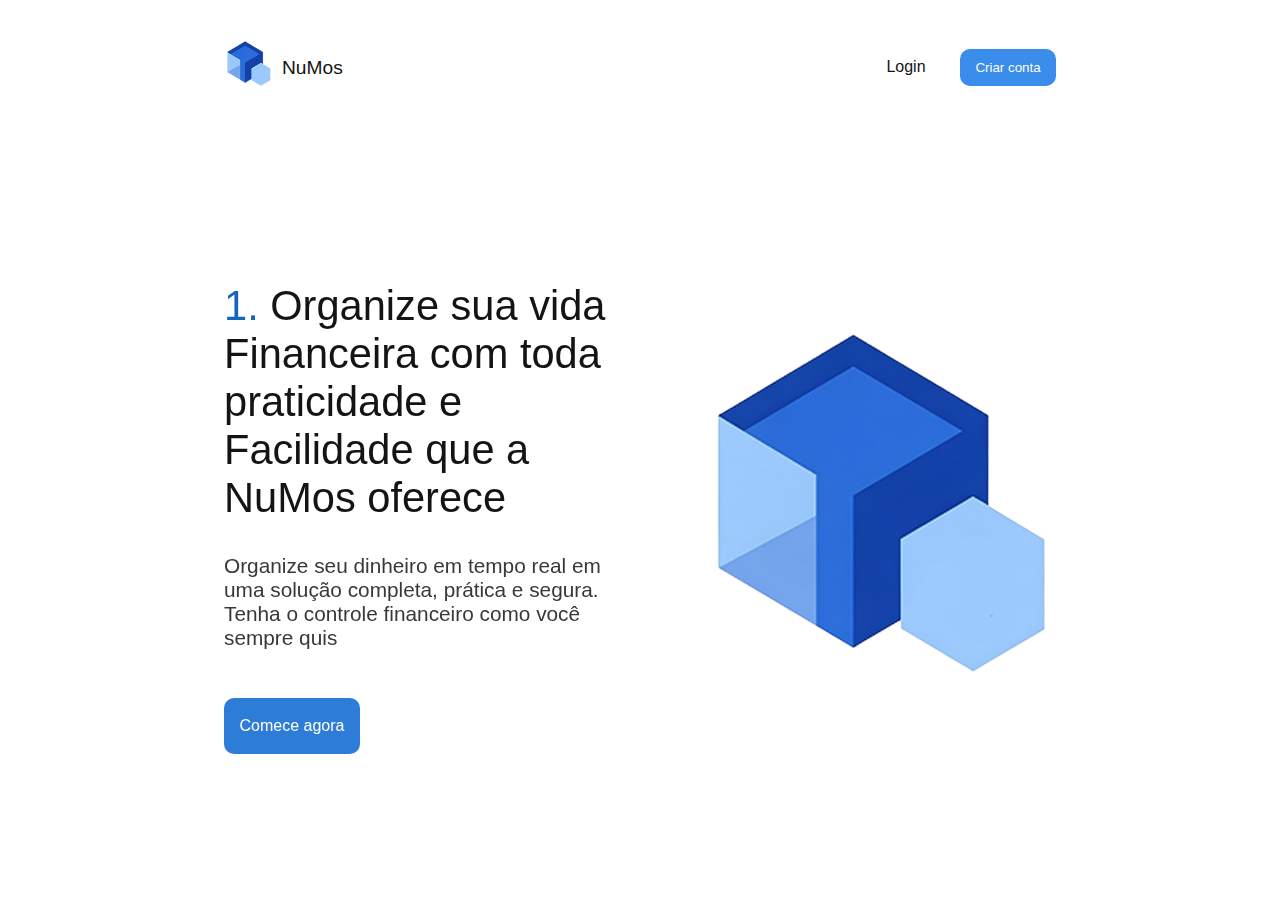
<file: index.html>
<!DOCTYPE html>
<html lang="pt-br">
<head>
    <meta charset="UTF-8">
    <meta name="viewport" content="width=device-width, initial-scale=1.0">
    <link rel="stylesheet" href="Css/home.css">
    <link rel="icon" href="components/img/logo-menu.png"> 
    <link href="https://unpkg.com/aos@2.3.1/dist/aos.css" rel="stylesheet">
    <script src="https://unpkg.com/aos@2.3.1/dist/aos.js"></script>
    <title>Numos</title>
</head>
<body>

    <div class="main">
    <div class="nav" >

        <div class="logo">
            <a href=""><img src="components/img/logo-menu.png" alt="Logo-Numos" id="logo"></a>
            <p>NuMos</p>
        </div>
        <div class="links">
            <div class="buttons">
                <a href="pages/Login/index.html" target="_blank" class="buttonLogin">Login</a>
                <a href="pages/CreateAcount/index.html" target="_blank"><button id="ButtonAcount">Criar conta</button></a>
                
            </div>
        </div>
    </div>

    <div class="homePage">


        <div class="descricao">
            <div class="txtDescricao" data-aos="fade-up">
                <p id="desc1"><span>1. </span>Organize sua vida Financeira com toda praticidade e Facilidade que a NuMos oferece</p></p>
                <p id="descricao2">Organize seu dinheiro em tempo real em uma solução completa, prática e segura. Tenha o controle financeiro como você sempre quis</p>

                <div class="buttonStart">
                    <a href="pages/Login/index.html"> <button id="start">Comece agora</button></a>
                    
                
                </div>
            </div>
           
           
        </div>



        <div class="imgHome" data-aos="fade-left">
            <img src="components/img/img-home.png" alt="" id="homeImg">
        </div>
    </div>

    

    </div>
    <script>
        AOS.init();
      </script>
</body>
</html>
</file>
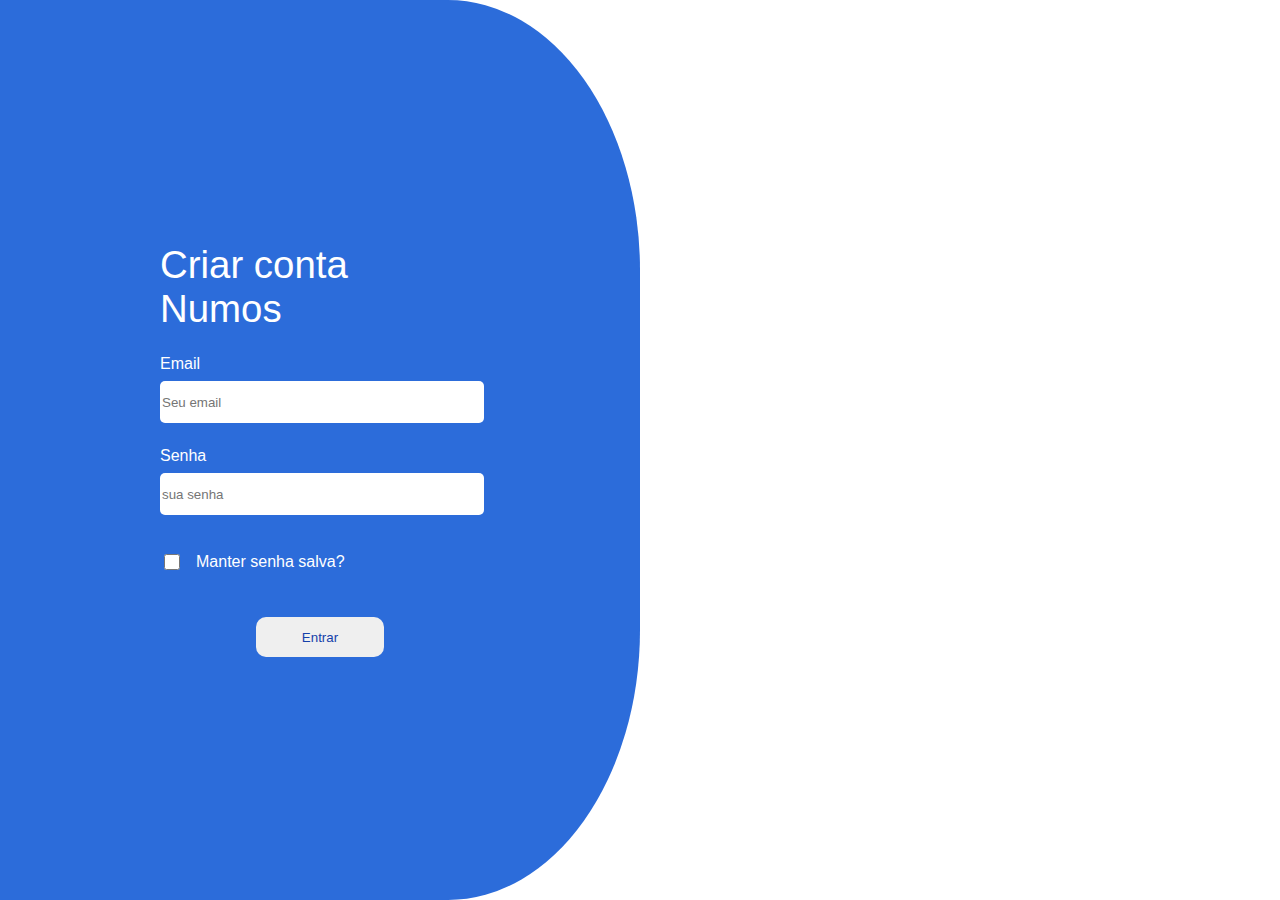
<file: pages/CreateAcount/index.html>
<!DOCTYPE html>
<html lang="en">
<head>
    <meta charset="UTF-8">
    <meta name="viewport" content="width=device-width, initial-scale=1.0">
    <link rel="stylesheet" href="login.css">
    <link rel="icon" href="/components/img/img-home.png"> 
    <link href="https://unpkg.com/aos@2.3.1/dist/aos.css" rel="stylesheet">
    <script src="https://unpkg.com/aos@2.3.1/dist/aos.js"></script>
    <title>Login conta Numos</title>
</head>
<body>
    <div class="main">
        <div class="formDiv" data-aos="fade-right">
            <form action="" class="form">
                <p id="TitleLogin">Criar conta Numos</p>
                <div class="flex-colum">
                    <label for="">Email</label>
                    <input type="email" placeholder="Seu email">
                </div>
                <div class="flex-colum">
                    <label for="">Senha</label>
                    <input type="password" placeholder="sua senha">
                </div>
                <div class="flex-row">
                    <input type="checkbox" placeholder="" id="check">
                    <p>Manter senha salva?</p>
                </div>
                <div class="buttonLogin">
                    <button>Entrar</button>
                </div>

            </form>
        </div>
        <div class="img-form">

            <!--<img src="/components/img/img-home.png" alt=""> -->
            

        </div>
    </div>
    <script>
        AOS.init();
      </script>
</body>
</html>
</file>
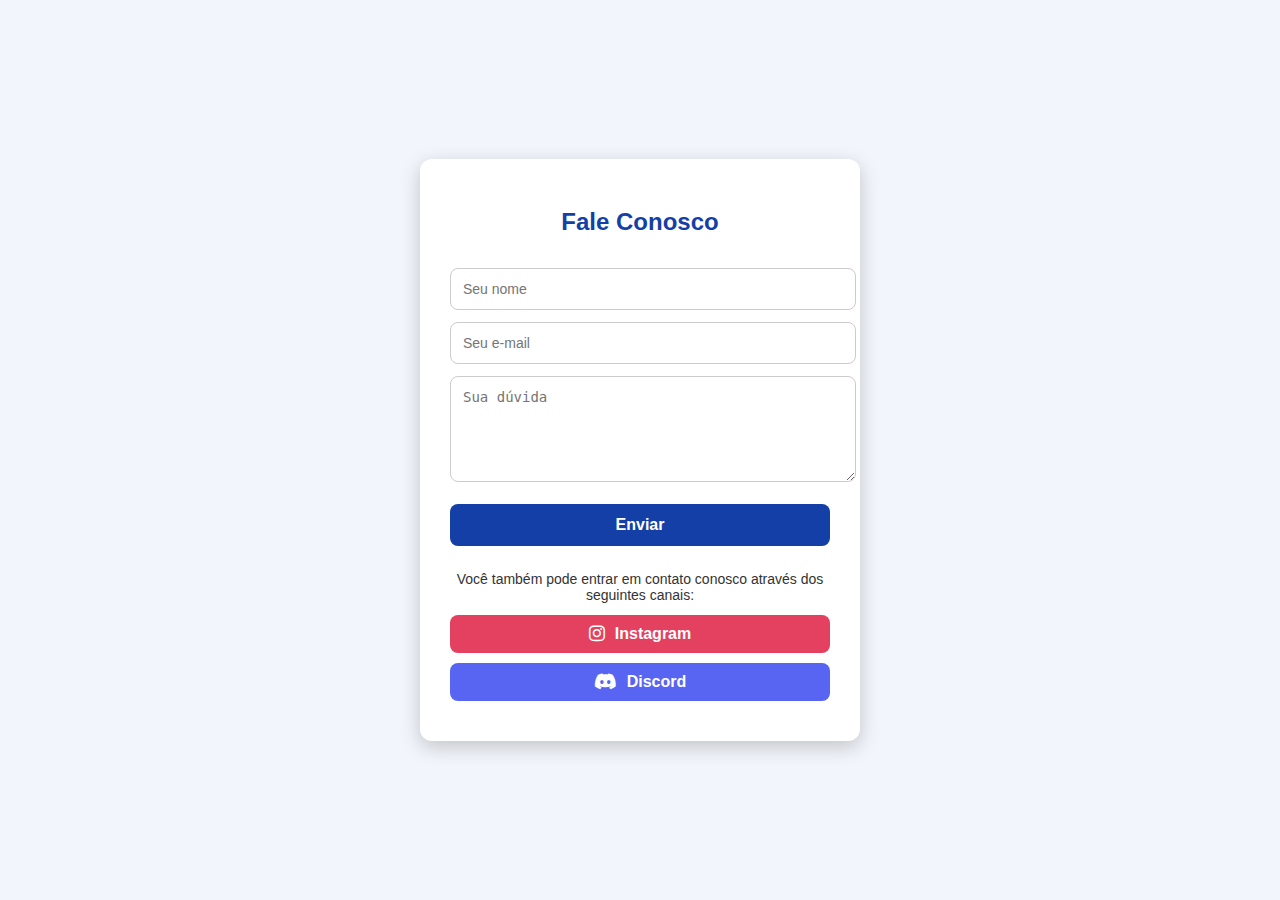
<file: pages/faleConosco/index.html>
<!DOCTYPE html>
<html lang="pt-BR">
<head>
  <meta charset="UTF-8">
  <title>Formulário de Contato</title>
  <script type="text/javascript" src="https://cdn.emailjs.com/dist/email.min.js"></script>
  
  <link rel="stylesheet" href="https://cdnjs.cloudflare.com/ajax/libs/font-awesome/6.5.0/css/all.min.css">

  <style>
    body {
      font-family: 'Segoe UI', Tahoma, Geneva, Verdana, sans-serif;
      display: flex;
      justify-content: center;
      align-items: center;
      height: 100vh;
      margin: 0;
      background: #f2f5fb;
    }

    form {
      background: #fff;
      padding: 30px;
      border-radius: 12px;
      box-shadow: 0 6px 20px rgba(0,0,0,0.2);
      width: 380px;
      animation: fadeIn 0.6s ease-in-out;
      position: relative;
    }

    h2 {
      text-align: center;
      color: #143FA7;
      margin-bottom: 20px;
    }

    input, textarea {
      width: 100%;
      margin-top: 12px;
      padding: 12px;
      border: 1px solid #ccc;
      border-radius: 8px;
      font-size: 14px;
      transition: border 0.3s;
    }

    input:focus, textarea:focus {
      border-color: #143FA7;
      outline: none;
      box-shadow: 0 0 6px rgba(20, 63, 167, 0.4);
    }

    button {
      width: 100%;
      margin-top: 18px;
      padding: 12px;
      border-radius: 8px;
      border: none;
      background: #143FA7;
      color: #fff;
      font-size: 16px;
      font-weight: bold;
      cursor: pointer;
      transition: background 0.3s, transform 0.2s;
    }

    button:hover {
      background: #0f2f7a;
      transform: translateY(-2px);
    }

    .linksContato {
      margin-top: 25px;
    }

    .linksContato p {
      font-size: 14px;
      margin-bottom: 12px;
      text-align: center;
      color: #333;
    }

    .linksContato ul {
      list-style: none;
      padding: 0;
      margin: 0;
    }

    .linksContato ul li {
      margin: 10px 0;
      position: relative; 
    }

    .linksContato ul li a {
      display: flex;
      align-items: center;
      justify-content: center;
      gap: 10px;
      text-decoration: none;
      color: #fff;
      font-weight: 600;
      padding: 10px;
      border-radius: 8px;
      transition: transform 0.2s, opacity 0.3s;
    }

    .linksContato ul li a i {
      font-size: 18px;
    }

   
    .instagram { background: #E4405F; }
    .discord { background: #5865F2; }
    .linkedin { background: #0A66C2; }

    .linksContato ul li a:hover {
      transform: translateY(-3px);
      opacity: 0.9;
    }

   
    .submenu {
      display: none;
      position: absolute;
      top: 100%;
      left: 0;
      width: 100%;
      flex-direction: column;
      background: #0A66C2;
      border-radius: 8px;
      margin-top: 5px;
      box-shadow: 0 4px 12px rgba(0,0,0,0.2);
      overflow: hidden;
      z-index: 5;
    }

    .submenu a {
      justify-content: flex-start;
      padding: 10px 15px;
      font-size: 14px;
      border-bottom: 1px solid rgba(255,255,255,0.2);
    }

    .submenu a:last-child {
      border-bottom: none;
    }


    .has-submenu:hover .submenu {
      display: flex;
      animation: fadeIn 0.3s ease-in-out;
    }

    @keyframes fadeIn {
      from { opacity: 0; transform: translateY(10px); }
      to { opacity: 1; transform: translateY(0); }
    }
  </style>
</head>
<body>

  <form id="contact-form">
    <h2>Fale Conosco</h2>
    <input type="text" name="name" placeholder="Seu nome" required>
    <input type="email" name="email" placeholder="Seu e-mail" required>
    <textarea name="message" rows="5" placeholder="Sua dúvida" required></textarea>
    <button type="submit">Enviar</button>

    <div class="linksContato">
      <p>Você também pode entrar em contato conosco através dos seguintes canais:</p>
      <ul>
        <li><a href="https://www.instagram.com/numos_oficial/" class="instagram" target="_blank"><i class="fab fa-instagram"></i> Instagram</a></li>
        <li><a href="https://discord.gg/seuServidorAqui" class="discord" target="_blank"><i class="fab fa-discord"></i> Discord</a></li>
        
     
       
      </ul>
    </div>
  </form>

  <script type="text/javascript">
   
    (function(){
      emailjs.init("Ra72AU03PfJ41M87n");
    })();

    document.getElementById("contact-form").addEventListener("submit", function(event) {
      event.preventDefault();

      emailjs.sendForm("service_w2nf56k", "template_csl9rpi", this)
        .then(function() {
          alert("Mensagem enviada com sucesso!");
        }, function(error) {
          alert("Erro ao enviar mensagem: " + JSON.stringify(error));
        });
    });
  </script>

</body>
</html>
</file>
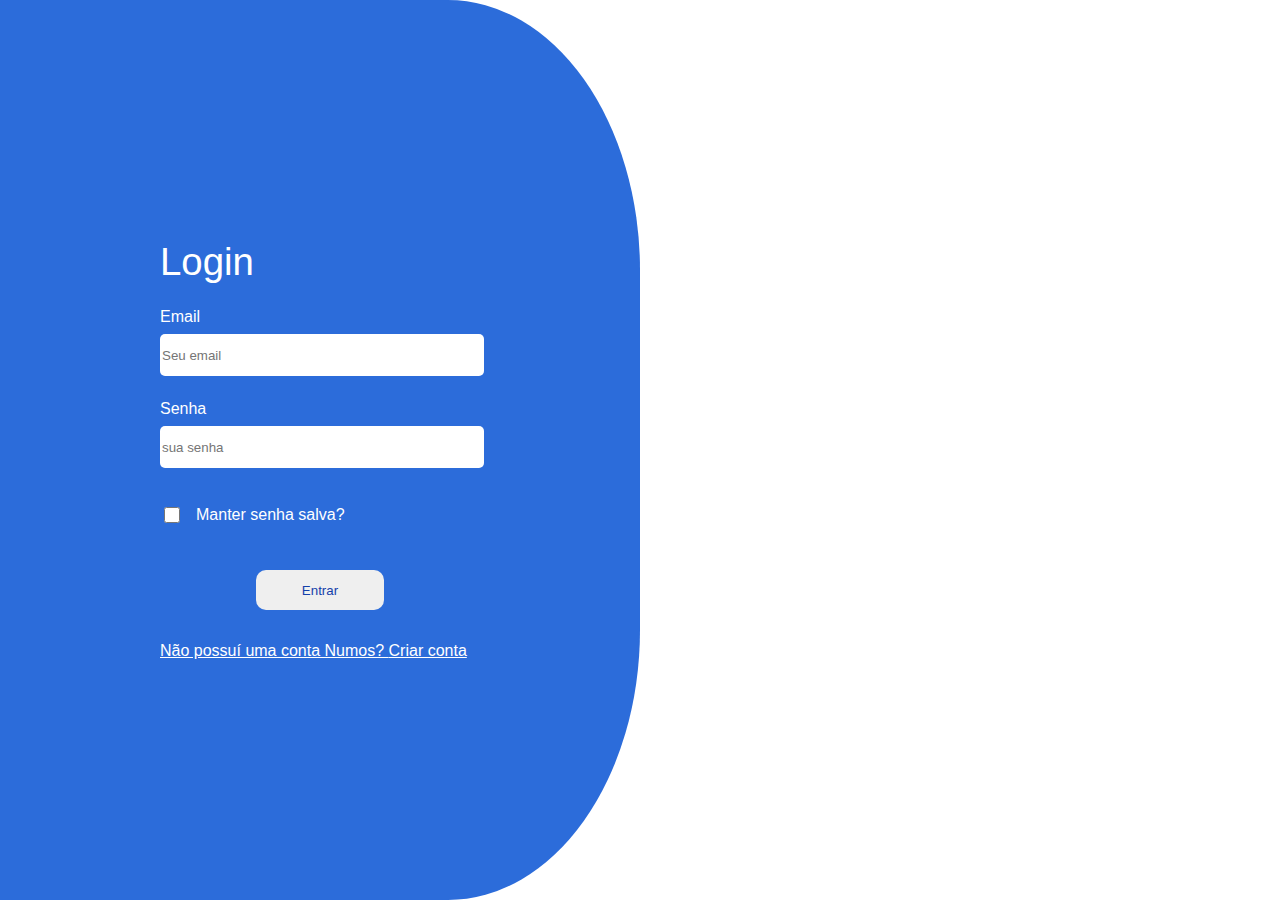
<file: pages/login/index.html>
<!DOCTYPE html>
<html lang="en">
<head>
    <meta charset="UTF-8">
    <meta name="viewport" content="width=device-width, initial-scale=1.0">
    <link rel="stylesheet" href="login.css">
    <link rel="icon" href="/components/img/img-home.png"> 
    <link href="https://unpkg.com/aos@2.3.1/dist/aos.css" rel="stylesheet">
    <script src="https://unpkg.com/aos@2.3.1/dist/aos.js"></script>
    <title>Login conta Numos</title>
</head>
<body>
    <div class="main">
        <div class="formDiv" data-aos="fade-right">
            <form action="" class="form">
                <p id="TitleLogin">Login</p>
                <div class="flex-colum">
                    <label for="">Email</label>
                    <input type="email" placeholder="Seu email">
                </div>
                <div class="flex-colum">
                    <label for="">Senha</label>
                    <input type="password" placeholder="sua senha">
                </div>
                <div class="flex-row">
                    <input type="checkbox" placeholder="" id="check">
                    <p>Manter senha salva?</p>
                </div>
                <div class="buttonLogin">
                    <button>Entrar</button>
                </div>
               <div class="createAcount">
                <a href="">Não possuí uma conta Numos? <span>Criar conta</span></a>
               </div>

            </form>
        </div>
        <div class="img-form">

            <!--<img src="/components/img/img-home.png" alt=""> -->
            

        </div>
    </div>
    <script>
        AOS.init();
      </script>
</body>
</html>
</file>
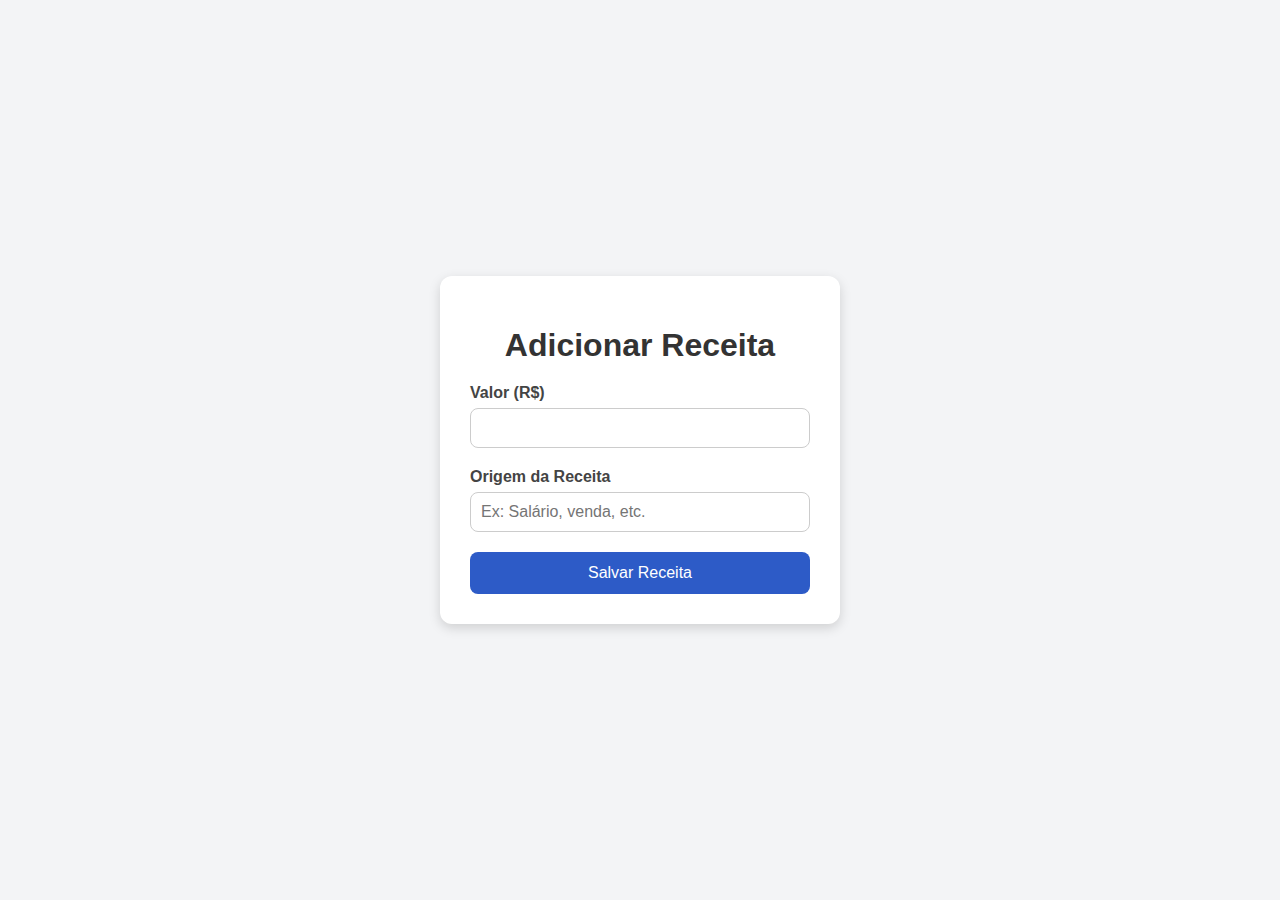
<file: pages/trasactions/addSaldo/index.html>
<!DOCTYPE html>
<html lang="pt-BR">
<head>
  <meta charset="UTF-8">
  <meta name="viewport" content="width=device-width, initial-scale=1.0">
  <title>Adicionar Receita</title>
  <style>
    * {
      box-sizing: border-box;
      font-family: Arial, sans-serif;
    }

    body {
      margin: 0;
      padding: 0;
      background-color: #f3f4f6;
      display: flex;
      justify-content: center;
      align-items: center;
      height: 100vh;
    }

    .container {
      background-color: #ffffff;
      padding: 30px;
      border-radius: 12px;
      box-shadow: 0 4px 12px rgba(0, 0, 0, 0.15);
      width: 90%;
      max-width: 400px;
      text-align: center;
    }

    .container h1 {
      margin-bottom: 20px;
      color: #333333;
    }

    label {
      display: block;
      text-align: left;
      margin-bottom: 6px;
      font-weight: bold;
      color: #444;
    }

    input {
      width: 100%;
      padding: 10px;
      margin-bottom: 20px;
      border: 1px solid #cccccc;
      border-radius: 8px;
      font-size: 16px;
    }

    button {
      background-color: #2d5bc7;
      color: white;
      padding: 12px 20px;
      border: none;
      border-radius: 8px;
      font-size: 16px;
      cursor: pointer;
      width: 100%;
      transition: background-color 0.2s ease;
    }

    button:hover {
      background-color: #537fe7;
    }
  </style>
</head>
<body>

  <div class="container">
    <h1>Adicionar Receita</h1>

    <form id="formReceita">
      <label for="valor">Valor (R$)</label>
      <input type="number" step="0.01" id="valor" required>

      <label for="origem">Origem da Receita</label>
      <input type="text" id="origem" placeholder="Ex: Salário, venda, etc." required>

      <button type="submit">Salvar Receita</button>
    </form>
  </div>

  <script>
    document.getElementById('formReceita').addEventListener('submit', function (e) {
      e.preventDefault();

      const valor = parseFloat(document.getElementById('valor').value);
      const origem = document.getElementById('origem').value.trim();

      if (isNaN(valor) || valor <= 0 || origem === '') {
        alert('Preencha todos os campos corretamente.');
        return;
      }

      // Aqui você pode salvar no Firestore ou em outro local
      console.log('Receita salva:', { valor, origem });

      // Feedback ao usuário
      alert('Receita salva com sucesso!');

      // Opcional: limpar formulário
      this.reset();
    });
  </script>
</body>
</html>
</file>
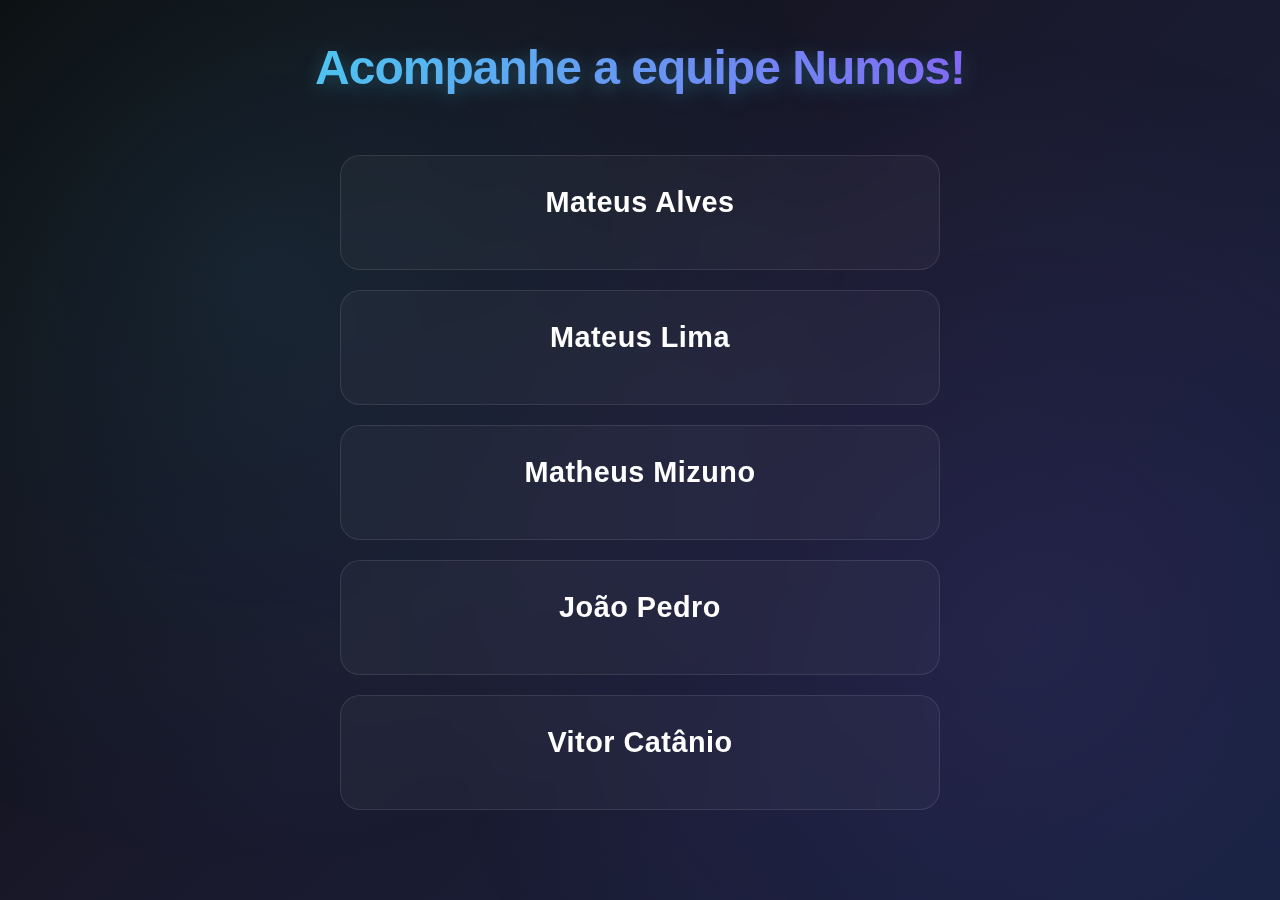
<file: equipeNumos.html>
<!DOCTYPE html>
<html lang="pt-BR">
<head>
    <meta charset="UTF-8">
    <meta name="viewport" content="width=device-width, initial-scale=1.0">
    <title>Equipe Numos</title>
    <style>
        * {
            margin: 0;
            padding: 0;
            box-sizing: border-box;
        }

        body {
            font-family: 'Segoe UI', Tahoma, Geneva, Verdana, sans-serif;
            background: linear-gradient(135deg, #0a0a0a 0%, #1a1a2e 50%, #16213e 100%);
            min-height: 100vh;
            padding: 40px 20px;
            position: relative;
            overflow-x: hidden;
        }

        body::before {
            content: '';
            position: fixed;
            top: 0;
            left: 0;
            width: 100%;
            height: 100%;
            background: 
                radial-gradient(circle at 20% 30%, rgba(76, 201, 240, 0.1) 0%, transparent 50%),
                radial-gradient(circle at 80% 70%, rgba(139, 92, 246, 0.1) 0%, transparent 50%);
            pointer-events: none;
            z-index: 0;
        }

        .main {
            max-width: 800px;
            margin: 0 auto;
            display: flex;
            flex-direction: column;
            align-items: center;
            position: relative;
            z-index: 1;
        }

        .title {
            text-align: center;
            margin-bottom: 60px;
            animation: slideDown 0.8s ease;
        }

        @keyframes slideDown {
            from {
                opacity: 0;
                transform: translateY(-30px);
            }
            to {
                opacity: 1;
                transform: translateY(0);
            }
        }

        .title h1 {
            color: #ffffff;
            font-size: 3rem;
            font-weight: 700;
            text-shadow: 0 4px 20px rgba(76, 201, 240, 0.3);
            letter-spacing: -1px;
            background: linear-gradient(135deg, #4cc9f0 0%, #8b5cf6 100%);
            -webkit-background-clip: text;
            -webkit-text-fill-color: transparent;
            background-clip: text;
        }

        .members {
            width: 100%;
            max-width: 600px;
            margin-bottom: 20px;
            animation: fadeInUp 0.6s ease backwards;
        }

        .members:nth-child(2) { animation-delay: 0.1s; }
        .members:nth-child(3) { animation-delay: 0.2s; }
        .members:nth-child(4) { animation-delay: 0.3s; }
        .members:nth-child(5) { animation-delay: 0.4s; }
        .members:nth-child(6) { animation-delay: 0.5s; }

        @keyframes fadeInUp {
            from {
                opacity: 0;
                transform: translateY(20px);
            }
            to {
                opacity: 1;
                transform: translateY(0);
            }
        }

        .cardMember {
            background: rgba(255, 255, 255, 0.03);
            backdrop-filter: blur(20px);
            border: 1px solid rgba(255, 255, 255, 0.1);
            border-radius: 20px;
            padding: 30px;
            cursor: pointer;
            transition: all 0.4s cubic-bezier(0.4, 0, 0.2, 1);
            position: relative;
            overflow: hidden;
        }

        .cardMember::before {
            content: '';
            position: absolute;
            top: 0;
            left: -100%;
            width: 100%;
            height: 100%;
            background: linear-gradient(90deg, transparent, rgba(76, 201, 240, 0.1), transparent);
            transition: left 0.5s ease;
        }

        .cardMember:hover::before {
            left: 100%;
        }

        .cardMember:hover {
            transform: translateY(-8px) scale(1.02);
            box-shadow: 
                0 20px 40px rgba(0, 0, 0, 0.4),
                0 0 30px rgba(76, 201, 240, 0.2);
            border-color: rgba(76, 201, 240, 0.4);
            background: rgba(255, 255, 255, 0.05);
        }

        .cardMember.active {
            border-color: rgba(76, 201, 240, 0.6);
            box-shadow: 
                0 10px 30px rgba(0, 0, 0, 0.3),
                0 0 40px rgba(76, 201, 240, 0.3);
        }

        .cardMember h2 {
            color: #ffffff;
            font-size: 1.8rem;
            margin-bottom: 20px;
            text-align: center;
            font-weight: 600;
            letter-spacing: 0.5px;
            position: relative;
            z-index: 1;
        }

        .links {
            display: none;
            gap: 15px;
            justify-content: center;
            margin-top: 20px;
            animation: fadeIn 0.4s ease;
            position: relative;
            z-index: 1;
        }

        .links.active {
            display: flex;
        }

        @keyframes fadeIn {
            from {
                opacity: 0;
                transform: translateY(-10px);
            }
            to {
                opacity: 1;
                transform: translateY(0);
            }
        }

        .linkedin, .github {
            padding: 14px 30px;
            border-radius: 12px;
            text-decoration: none;
            font-weight: 600;
            transition: all 0.3s cubic-bezier(0.4, 0, 0.2, 1);
            display: inline-block;
            box-shadow: 0 4px 15px rgba(0, 0, 0, 0.2);
            position: relative;
            overflow: hidden;
        }

        .linkedin::before,
        .github::before {
            content: '';
            position: absolute;
            top: 50%;
            left: 50%;
            width: 0;
            height: 0;
            border-radius: 50%;
            background: rgba(255, 255, 255, 0.2);
            transform: translate(-50%, -50%);
            transition: width 0.5s, height 0.5s;
        }

        .linkedin:hover::before,
        .github:hover::before {
            width: 300px;
            height: 300px;
        }

        .linkedin {
            background: linear-gradient(135deg, #0077b5 0%, #005582 100%);
            color: white;
            position: relative;
        }

        .linkedin:hover {
            transform: translateY(-3px);
            box-shadow: 0 8px 25px rgba(0, 119, 181, 0.4);
        }

        .github {
            background: linear-gradient(135deg, #333 0%, #000 100%);
            color: white;
            position: relative;
        }

        .github:hover {
            transform: translateY(-3px);
            box-shadow: 0 8px 25px rgba(0, 0, 0, 0.6);
        }

        @media (max-width: 768px) {
            .title h1 {
                font-size: 2.2rem;
            }

            .cardMember {
                padding: 25px 20px;
            }

            .cardMember h2 {
                font-size: 1.5rem;
            }

            .links {
                flex-direction: column;
            }

            .linkedin, .github {
                width: 100%;
                text-align: center;
            }
        }
    </style>
</head>
<body>
    <div class="main">
        <div class="title">
            <h1>Acompanhe a equipe Numos!</h1>
        </div>

        <div class="members">
            <div class="cardMember" onclick="toggleLinks(this)">
                <h2>Mateus Alves</h2>
                <div class="links">
                    <a href="https://www.linkedin.com/in/mateus-alves-borges-880396251?utm_source=share&utm_campaign=share_via&utm_content=profile&utm_medium=android_app" class="linkedin" target="_blank" rel="noopener noreferrer">LinkedIn</a>
                    <a href="https://github.com/TheMathh" class="github" target="_blank" rel="noopener noreferrer">GitHub</a>
                </div>
            </div>
        </div>

        <div class="members">
            <div class="cardMember" onclick="toggleLinks(this)">
                <h2>Mateus Lima</h2>
                <div class="links">
                    <a href="https://www.linkedin.com/in/mateus-lima0" class="linkedin" target="_blank" rel="noopener noreferrer">LinkedIn</a>
                    <a href="https://github.com/mateuslima0" class="github" target="_blank" rel="noopener noreferrer">GitHub</a>
                </div>
            </div>
        </div>

        <div class="members">
            <div class="cardMember" onclick="toggleLinks(this)">
                <h2>Matheus Mizuno</h2>
                <div class="links">
                    <a href="https://www.linkedin.com/in/matheus-mizuno/" class="linkedin" target="_blank" rel="noopener noreferrer">LinkedIn</a>
                    <a href="https://github.com/matMizuno" class="github" target="_blank" rel="noopener noreferrer">GitHub</a>
                </div>
            </div>
        </div>

        <div class="members">
            <div class="cardMember" onclick="toggleLinks(this)">
                <h2>João Pedro</h2>
                <div class="links">
                    <a href="https://br.linkedin.com/in/joao-pedro-ferreira-299a1b338" class="linkedin" target="_blank" rel="noopener noreferrer">LinkedIn</a>
                    <a href="https://github.com/srfreeza" class="github" target="_blank" rel="noopener noreferrer">GitHub</a>
                </div>
            </div>
        </div>

        <div class="members">
            <div class="cardMember" onclick="toggleLinks(this)">
                <h2>Vitor Catânio</h2>
                <div class="links">
                    <a href="https://www.linkedin.com/in/vitorcatanio/" class="linkedin" target="_blank" rel="noopener noreferrer">LinkedIn</a>
                    <a href="https://github.com/Kattanio" class="github" target="_blank" rel="noopener noreferrer">GitHub</a>
                </div>
            </div>
        </div>
    </div>

    <script>
        function toggleLinks(card) {
            // Fecha todos os outros cards abertos
            const allCards = document.querySelectorAll('.cardMember');
            allCards.forEach(otherCard => {
                if (otherCard !== card) {
                    const otherLinks = otherCard.querySelector('.links');
                    otherLinks.classList.remove('active');
                    otherCard.classList.remove('active');
                }
            });

            // Toggle do card clicado
            const links = card.querySelector('.links');
            links.classList.toggle('active');
            card.classList.toggle('active');
        }
    </script>
</body>
</html>
</file>
<file: Css/home.css>
:root {
    --cor-button-menu: #3A8DEB;
    --cor-button-start: #2D7DD8;
    --cor-span-txt: #1565C0;;
  }

  body{
    margin: 0px;
    padding: 0px;
    font-family: Arial, Helvetica, sans-serif;

  }

  span{
    color: var(--cor-span-txt);
  }
  h2,p, h1{
    margin: 0px;
  }

  .main{
    width: 100%;
    height: 100vh;
    display: flex;
    flex-direction: column;
  align-items: center;
  }

  .nav{
    width: 65%;
    height: 15%;
    display: flex;
    flex-direction: row;
    align-items: center;
 
  
  

    .logo{
      width: 50%;
      display: flex;
      flex-direction: row;
      align-items: center;

      #logo{
        width: 3rem;
      }
      p{
        font-size: 1.2rem;
        margin-left: 10px;
        color: #141414;
      }
    }
    .links{
      width: 50%;
      display: flex;
      flex-direction: row;
      align-items: center;
      justify-content: right;
     

    }

  }
  #ButtonAcount{
    height: 2.3rem;
    width: 6rem;
    border-radius: 10px;
    border: 0px;
    background-color: var(--cor-button-menu);
    color: #fff;
  }
  #ButtonAcount:hover{
    background-color:rgb(84, 138, 201);
    cursor: pointer;
  }
  .buttonLogin{
    margin-right: 30px;
    text-decoration: none;
    color: #141414;
    font-size: 1rem;
  }

  .homePage{
    width: 65%;
    height: 85%;
    display: flex;
    flex-direction: row;
   
    .descricao{
      width: 50%;
      height: 100%;
      .txtDescricao{
        width: 100%;
        height: 100%;
        display: flex;
        #desc1{
          font-size: 2.6rem;
          color: #141414;
        }
        flex-direction: column;
  
        justify-content: center;
        #descricao2{
          margin-top: 2rem;
          font-size: 1.3rem;
          color: #383838;
        }
      }
    }
    .imgHome{
      width: 50%;
      height: 100%;
      display: flex;
      align-items: center;
      justify-content: right;
      #homeImg{
        width:87%;
      }
    }

  }
 
 #start{
  height: 3.5rem;
  width: 8.5rem;
  font-size: 1rem;
  border-radius: 10px;
  border: 0px;
  background-color: var(--cor-button-start);
  color: #fff;
  margin-top: 3rem;
 }

 #start:hover{
  background-color: #4792e7;
  cursor: pointer;
 }
 @media (max-width: 1367px){
 
 }
</file>
<file: pages/CreateAcount/login.css>
body{
    margin: 0px;
    padding: 0px;
    font-family: Arial, Helvetica, sans-serif;
    p,h1,label,a{
        color: #ffff;
    }

    p{
        margin: 0px;
    }
    .flex-colum, .flex-row{
        margin-top: 1.5rem;
    }
    label{
        margin-bottom: 0.5rem;
    }
}

.main{
    width: 100%;
    height: 100vh;
    display: flex;
    flex-direction: row;
    .formDiv{
        width: 50%;
        height: 100%;
        background-color: #2C6CDA;
        border-top-right-radius: 30%;
        border-bottom-right-radius: 30%;

        display: flex;
        flex-direction: column;
        justify-content: center;
        align-items: center;
    }
    .img-form{
        width: 50%;
        height: 100%;
    }
}
#TitleLogin{
    font-size: 2.4rem;
}


.form{
    width: 50%;
 
}
.flex-colum{
    width: 100%;
    display: flex;
    flex-direction: column;
}


input{
    width: 100%;
    height: 2.5rem;
    border-radius: 5px;
    border: 0px;
}

.passlost{
    margin-top: 0.5rem;
    

}

.buttonLogin{
    display: flex;
    width: 100%;
    justify-content: center;
}

button{
    margin-top: 2rem;
    border-radius: 10px;
    border: 0px;
    display: flex;
    justify-content: center;
    align-items: center;
    height:2.5rem;
    width: 8rem;
    color: #1541AA;
}

button:hover{
    animation: mov-img 0.2s ease-in-out both ;
}

.img-form   {
    display: flex;
    width: 50%;
    height: 100%;

}
.createAcount{
    margin-top: 2rem;
}
.flex-row{
    display: flex;
    flex-direction: row;
    align-items: center;
   
    #check{
        margin-right: 1rem;
        width:1rem;
    }
}

@keyframes mov-img{
    0%{
        transform: translateY(0);
    }
    100%{
        transform: translateY(-1px);
    }
}
</file>
<file: pages/login/login.css>
body{
    margin: 0px;
    padding: 0px;
    font-family: Arial, Helvetica, sans-serif;
    p,h1,label,a{
        color: #ffff;
    }

    p{
        margin: 0px;
    }
    .flex-colum, .flex-row{
        margin-top: 1.5rem;
    }
    label{
        margin-bottom: 0.5rem;
    }
}

.main{
    width: 100%;
    height: 100vh;
    display: flex;
    flex-direction: row;
    .formDiv{
        width: 50%;
        height: 100%;
        background-color: #2C6CDA;
        border-top-right-radius: 30%;
        border-bottom-right-radius: 30%;

        display: flex;
        flex-direction: column;
        justify-content: center;
        align-items: center;
    }
    .img-form{
        width: 50%;
        height: 100%;
    }
}
#TitleLogin{
    font-size: 2.4rem;
}


.form{
    width: 50%;
 
}
.flex-colum{
    width: 100%;
    display: flex;
    flex-direction: column;
}


input{
    width: 100%;
    height: 2.5rem;
    border-radius: 5px;
    border: 0px;
}

.passlost{
    margin-top: 0.5rem;
    

}

.buttonLogin{
    display: flex;
    width: 100%;
    justify-content: center;
}

button{
    margin-top: 2rem;
    border-radius: 10px;
    border: 0px;
    display: flex;
    justify-content: center;
    align-items: center;
    height:2.5rem;
    width: 8rem;
    color: #1541AA;
}

button:hover{
    animation: mov-img 0.2s ease-in-out both ;
}

.img-form   {
    display: flex;
    width: 50%;
    height: 100%;

}
.createAcount{
    margin-top: 2rem;
}
.flex-row{
    display: flex;
    flex-direction: row;
    align-items: center;
   
    #check{
        margin-right: 1rem;
        width:1rem;
    }
}

@keyframes mov-img{
    0%{
        transform: translateY(0);
    }
    100%{
        transform: translateY(-1px);
    }
}
</file>
